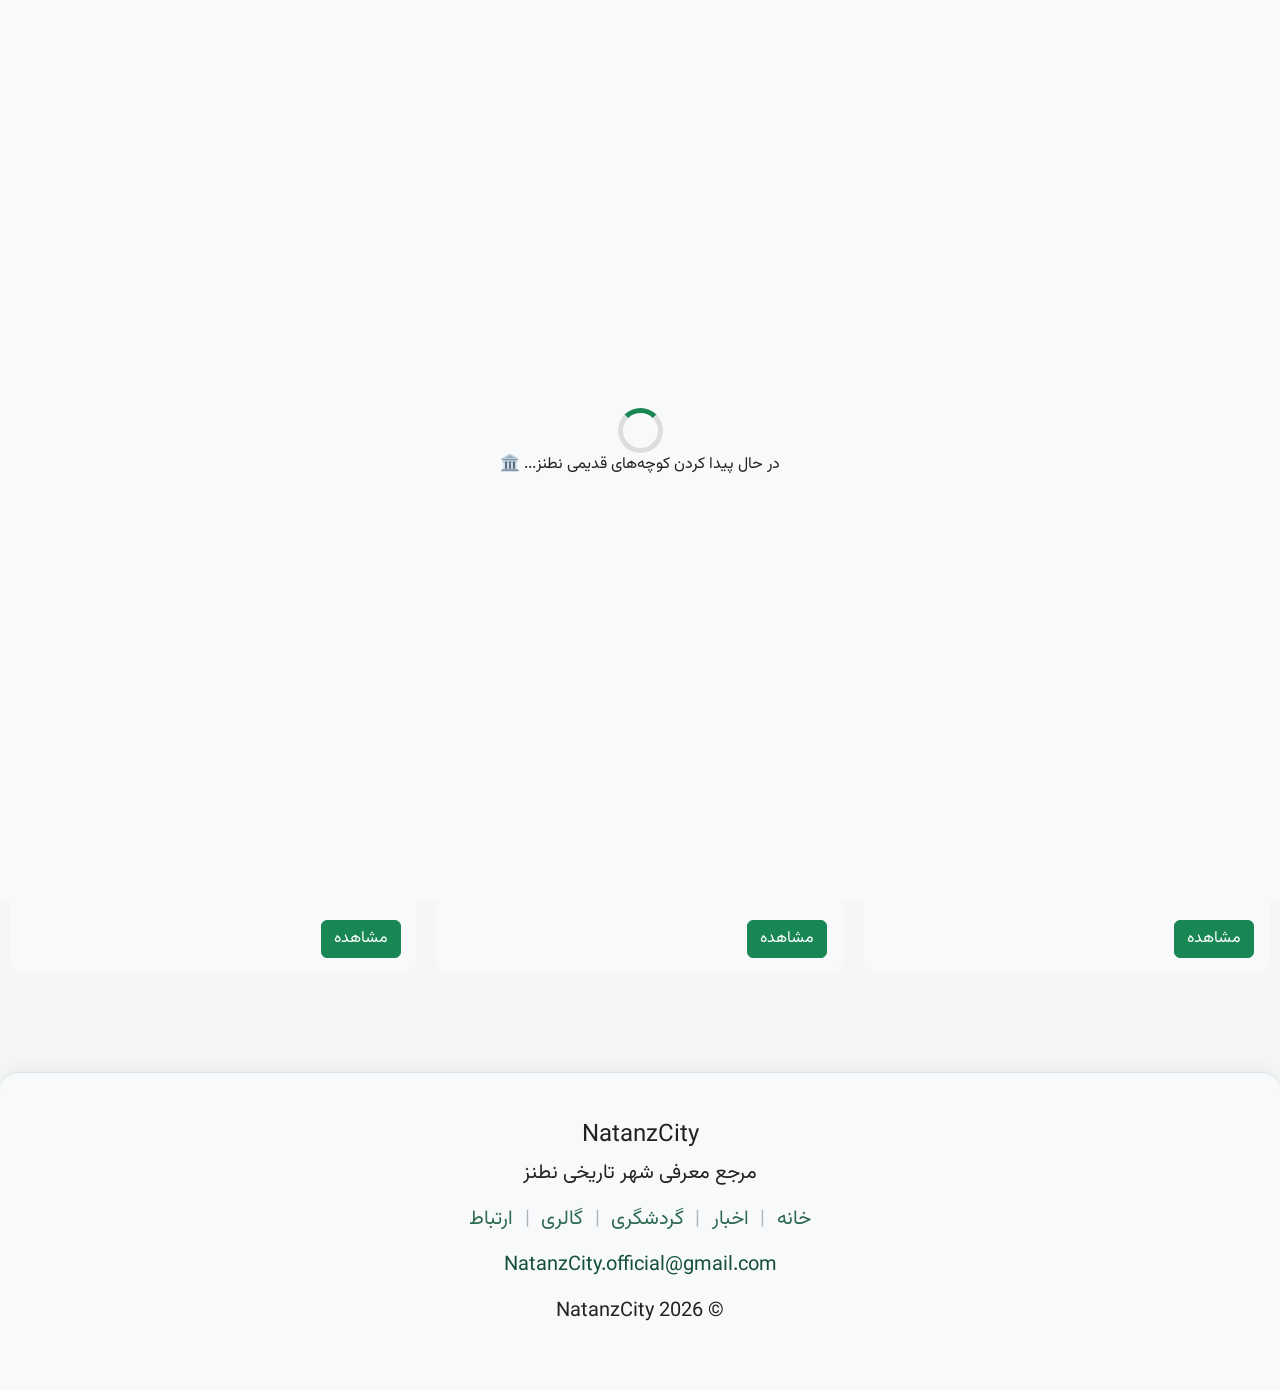
<file: index.html>
<!DOCTYPE html>
<html lang="fa" dir="rtl">
<head>
    <!-- ============================= -->
    <!--              Head             -->
    <!-- ============================= -->
    <meta charset="UTF-8">
    <meta name="viewport" content="width=device-width, initial-scale=1.0">
    <meta name="description" content="NatanzCity مرجع معرفی شهر تاریخی نطنز، جاذبه‌های گردشگری، اخبار، رویدادها و کسب‌وکارهای محلی.">
    <meta name="keywords" content="نطنز, Natanz, NatanzCity, گردشگری نطنز, اخبار نطنز, جاذبه های نطنز">
    <meta name="author" content="Abbasali Shah Mohammadi">
    <meta http-equiv="X-UA-Compatible" content="IE=edge">
    <meta name="theme-color" content="#198754">
    <link rel="manifest" href="site.webmanifest">
    <link rel="stylesheet" href="assets/css/bootstrap/bootstrap.min.css">
    <link rel="stylesheet" href="assets/css/swiper/swiper-bundle.min.css">
    <link rel="stylesheet" href="assets/css/OrgStyle/style.css">
    <link rel="apple-touch-icon" sizes="180x180" href="assets/favicon/apple-touch-icon.png">
    <link rel="icon" type="image/png" sizes="32x32" href="assets/favicon/favicon-32x32.png">
    <link rel="icon" type="image/png" sizes="16x16" href="assets/favicon/favicon-16x16.png">
    <link rel="icon" href="assets/favicon/favicon.ico">
    <script src="assets/js/bootstrap.bundle.min.js" defer ></script>
    <script src="assets/js/swiper/swiper-bundle.min.js" defer></script>
    <script src="assets/js/OrgJS/script.js" defer ></script>
    <script src="assets/js/OrgJS/image-fallback.js" defer></script>
    <script src="assets/js/OrgJS/install-pwa.js" defer></script>
    <title>NatanzCity | معرفی شهر تاریخی نطنز</title>
</head>
<body>

<div id="loader">
<div class="loader-spinner"></div>
<p id="loader-text">در حال بارگذاری کوچه‌های نطنز...</p>
</div>

<nav class="navbar navbar-expand-lg sticky-top">
    <div class="container">

        <!-- Logo -->
        <a class="navbar-brand" href="#">
            NatanzCity
        </a>


        <!-- Mobile Menu Button -->
        <button
            class="navbar-toggler"
            type="button"
            data-bs-toggle="offcanvas"
            data-bs-target="#navbarOffcanvas"
            aria-controls="navbarOffcanvas"
            aria-label="باز کردن منو"
        >
            <span class="navbar-toggler-icon"></span>
        </button>


        <!-- Desktop Navigation -->
        <div class="collapse navbar-collapse">

            <ul class="navbar-nav ms-auto">

                <li class="nav-item">
                    <a class="nav-link active" href="#">
                        خانه
                    </a>
                </li>

                <li class="nav-item">
                    <a class="nav-link" href="pages/cooming-soon.html">
                        اخبار
                    </a>
                </li>

                <li class="nav-item">
                    <a class="nav-link" href="pages/cooming-soon.html">
                        گردشگری
                    </a>
                </li>

                <li class="nav-item">
                    <a class="nav-link" href="pages/cooming-soon.html">
                        گالری
                    </a>
                </li>

                <li class="nav-item">
                    <a class="nav-link" href="pages/cooming-soon.html">
                        ارتباط
                    </a>
                </li>

                <li class="nav-item">
                    <a class="nav-link" href="pages/more.html">
                        بیشتر
                    </a>
                </li>

            </ul>


            <a
                href="pages/business-directory.html"
                class="btn btn-outline-success rounded-pill px-3"
            >
                🔎 کسب‌وکار
            </a>


            <button id="installBtn" class="pwa-install-btn">
                <span>📲</span>
                نصب اپ نطنزسیتی
            </button>

        </div>

    </div>
</nav>


<!-- ============================= -->
<!--       Mobile Offcanvas        -->
<!-- ============================= -->

<div
    class="offcanvas offcanvas-end"
    tabindex="-1"
    id="navbarOffcanvas"
    aria-labelledby="navbarOffcanvasLabel"
>

    <div class="offcanvas-header">

        <h5
            class="offcanvas-title"
            id="navbarOffcanvasLabel"
        >
            NatanzCity
        </h5>

        <button
            type="button"
            class="btn-close"
            data-bs-dismiss="offcanvas"
            aria-label="بستن"
        ></button>

    </div>


    <div class="offcanvas-body">

        <ul class="navbar-nav">

            <li class="nav-item">
                <a class="nav-link active" href="#">
                    🏠 خانه
                </a>
            </li>

            <li class="nav-item">
                <a
                    class="nav-link"
                    href="pages/cooming-soon.html"
                >
                    📰 اخبار
                </a>
            </li>

            <li class="nav-item">
                <a
                    class="nav-link"
                    href="pages/cooming-soon.html"
                >
                    🏛️ گردشگری
                </a>
            </li>

            <li class="nav-item">
                <a
                    class="nav-link"
                    href="pages/cooming-soon.html"
                >
                    🖼️ گالری
                </a>
            </li>

            <li class="nav-item">
                <a
                    class="nav-link"
                    href="pages/cooming-soon.html"
                >
                    📞 ارتباط
                </a>
            </li>

            <li class="nav-item">
                <a
                    class="nav-link"
                    href="pages/more.html"
                >
                    ➕ بیشتر
                </a>
            </li>

        </ul>


        <hr>


        <a
            href="pages/business-directory.html"
            class="btn btn-outline-success rounded-pill w-100 mb-3"
        >
            🔎 کسب‌وکارهای نطنز
        </a>


        <button
            id="installBtnMobile"
            class="pwa-install-btn w-100"
        >
            <span>📲</span>
            نصب اپ نطنزسیتی
        </button>

    </div>

</div>
<main>
<br>

<section id="hero" class="py-5 bg-light">
<div class="container">
<div class="row align-items-center">

<div class="col-lg-6">

<h1 class="display-4 fw-bold">به NatanzCity خوش آمدید</h1>

<p class="lead mt-3">
به NatanzCity خوش آمدید؛ دروازه‌ای دیجیتال به یکی از کهن‌ترین شهرهای ایران. در اینجا می‌توانید با تاریخ، فرهنگ، طبیعت، جاذبه‌های گردشگری، اخبار و رویدادهای نطنز آشنا شوید و اطلاعات موردنیاز خود را به‌سادگی پیدا کنید.
</p>

<div class="mt-4">
<a href="#" class="btn btn-success btn-lg">جاذبه‌های گردشگری</a>
<a href="#" class="btn btn-outline-success btn-lg ms-2">آخرین اخبار</a>
</div>

</div>

<div class="col-lg-6 mt-4 mt-lg-0">

<div id="heroCarousel" class="carousel slide" data-bs-ride="carousel">

<div class="carousel-inner">

<div class="carousel-item active">
<img src="assets/images/1.webp" class="d-block w-100" alt="نطنز">
</div>

<div class="carousel-item">
<img src="assets/images/3.webp" class="d-block w-100" alt="نطنز">
</div>

<div class="carousel-item">
<img src="assets/images/4.webp" class="d-block w-100" alt="نطنز">
</div>

<div class="carousel-item">
<img src="assets/images/5.webp" class="d-block w-100" alt="نطنز">
</div>

</div>

<button class="carousel-control-prev" type="button" data-bs-target="#heroCarousel" data-bs-slide="prev">
<span class="carousel-control-prev-icon"></span>
</button>

<button class="carousel-control-next" type="button" data-bs-target="#heroCarousel" data-bs-slide="next">
<span class="carousel-control-next-icon"></span>
</button>

</div>

</div>

</div>
</div>
</section>
<!-- <br>
<div class="container">
<div class="row justify-content-lg-start justify-content-center">
<div class="col-lg-4 d-flex justify-content-center">
<div class="card border-0 bg-light rounded-4" style="max-width:22rem; width:100%;">
<img src="assets/images/1.webp" class="card-img-top" alt="مسجد جامع نطنز">
<div class="card-body">
<h5 class="card-title">مسجد جامع نطنز</h5>
<p class="card-text">
یکی از ارزشمندترین بناهای تاریخی نطنز با معماری اصیل ایرانی و قدمتی چندصد ساله.
</p>
<a href="#" class="btn btn-success">مشاهده</a>
</div>
</div>

</div>
</div>
</div> -->
<div class="swiper NatanzSwiper">
<div class="swiper-wrapper">

<!-- Slide 1 -->
<div class="swiper-slide">
<div class="card border-0 bg-light rounded-4 overflow-hidden">
<img src="assets/images/8.webp" class="card-img-top" alt="مسجد جامع نطنز">
<div class="card-body">
<h5 class="card-title">
مسجد جامع نطنز
</h5>
<p class="card-text">
یکی از ارزشمندترین بناهای تاریخی نطنز
</p>
<a href="#" class="btn btn-success">
مشاهده
</a>
</div>
</div>
</div>


<!-- Slide 2 -->
<div class="swiper-slide">
<div class="card border-0 bg-light rounded-4 overflow-hidden">
<img src="assets/images/6.webp" class="card-img-top" alt="کاروانسرای کوهاب">
<div class="card-body">
<h5 class="card-title">
کاروانسرای کوهاب
</h5>
<p class="card-text">
یکی از زیباترین جاذبه‌های گردشگری نطنز
</p>
<a href="#" class="btn btn-success">
مشاهده
</a>
</div>
</div>
</div>


<!-- Slide 3 -->
<div class="swiper-slide">
<div class="card border-0 bg-light rounded-4 overflow-hidden">
<img src="assets/images/17.webp" class="card-img-top" alt="گنبدباز">
<div class="card-body">
<h5 class="card-title">
گنبدباز
</h5>
<p class="card-text">
یکی از قدیمی ترین سازه های نطنز ، در دوره شاه عباس صفوی
</p>
<a href="#" class="btn btn-success">
مشاهده
</a>
</div>
</div>
</div>

</div>


<!-- کنترل‌ها بیرون wrapper -->
<div class="swiper-button-next"></div>
<div class="swiper-button-prev"></div>

<div class="swiper-pagination"></div>
<div class="swiper-scrollbar"></div>

</div>

</main>
<footer class="bg-light border-top py-5 mt-5" id="footer">
    <div class="footer-home">
<h3 class="h3-home">NatanzCity</h3>

<p>مرجع معرفی شهر تاریخی نطنز</p>
<a class="footer-links" href="pages/cooming-soon.html">خانه</a>
<span class="footer-link-span">|</span>
<a class="footer-links" href="pages/cooming-soon.html">اخبار</a>
<span class="footer-link-span">|</span>
<a class="footer-links" href="pages/cooming-soon.html">گردشگری</a>
<span class="footer-link-span">|</span>
<a class="footer-links" href="pages/cooming-soon.html">گالری</a>
<span class="footer-link-span">|</span>
<a class="footer-links" href="pages/cooming-soon.html">ارتباط</a>
<br>
<a href="mailto:NatanzCity.official@gmail.com" class="Email">NatanzCity.official@gmail.com</a>
<p>© 2026 NatanzCity</p>
</div>
</footer>
<button id="scrollTopBtn" class="btn btn-success rounded-circle" aria-label="بازگشت به بالا">
    <img src="assets/icons/arrow-up.svg" alt="">
</button>
</body>
</html>
</file>
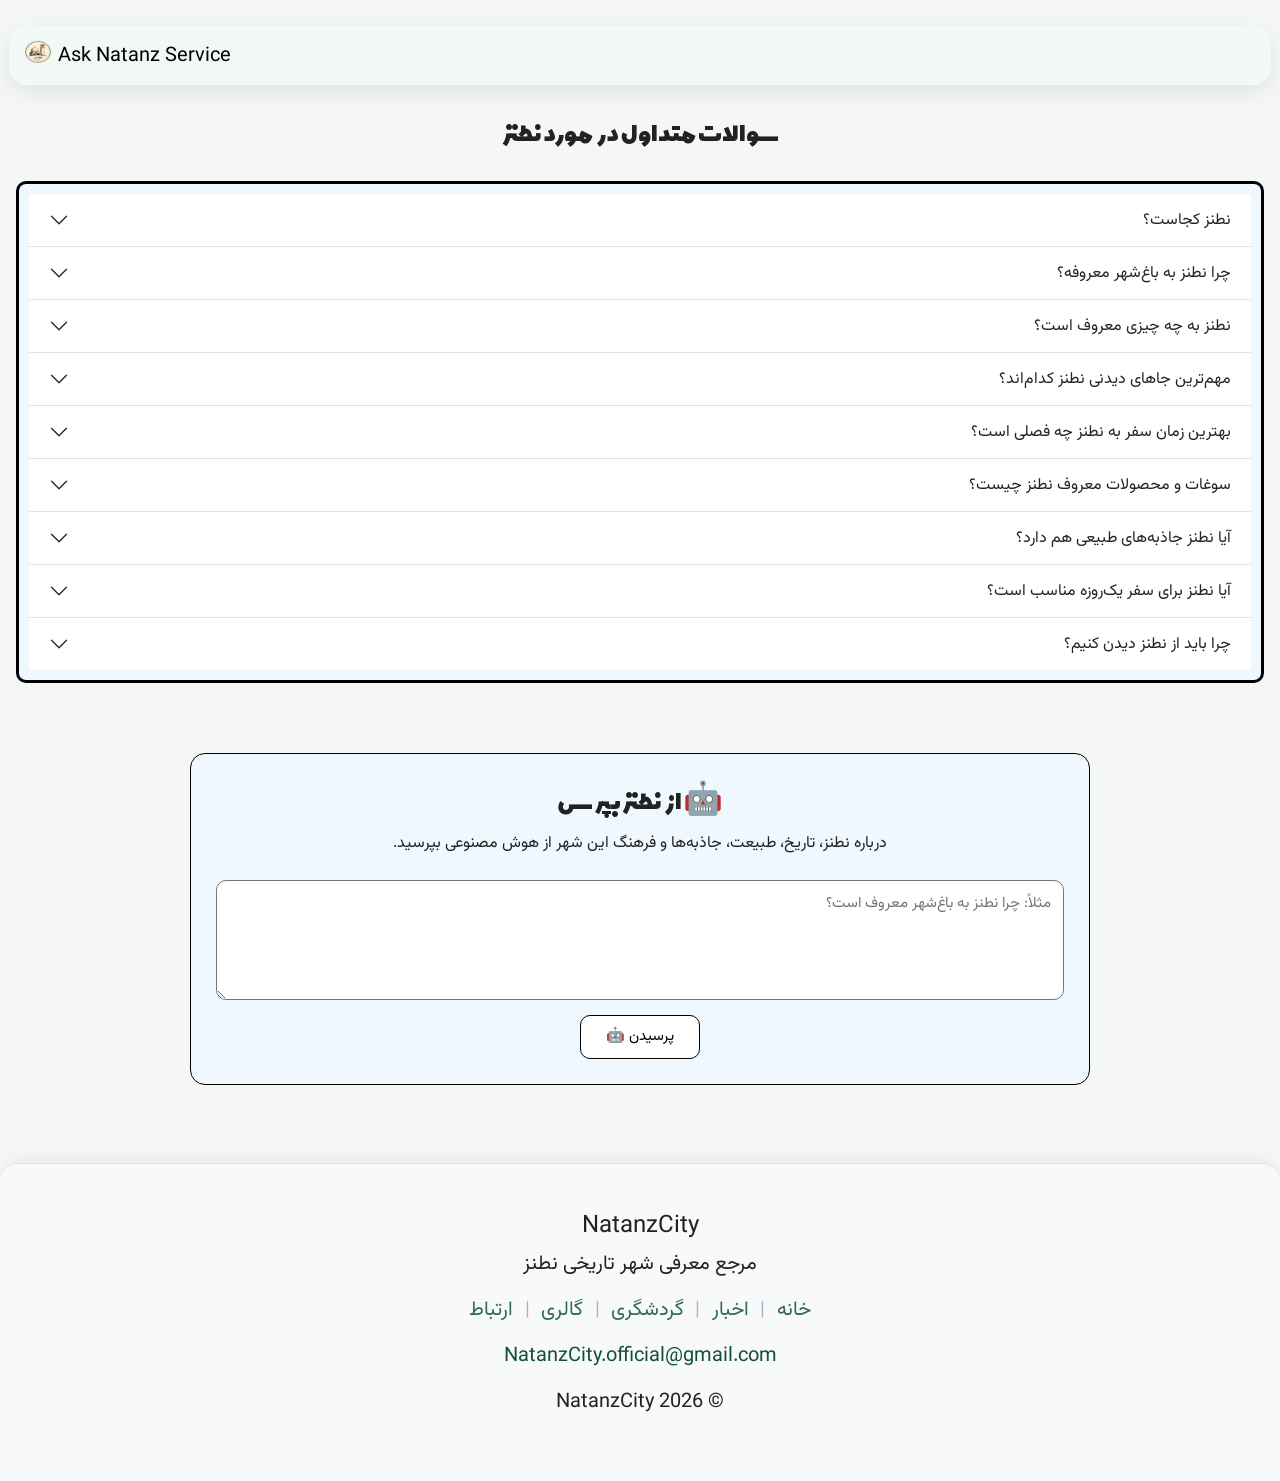
<file: pages/ANS.html>
<!DOCTYPE html>
<html lang="fa" dir="rtl">
<head>
    <meta charset="UTF-8">
    <meta name="viewport" content="width=device-width, initial-scale=1.0">
    <title>از نطنز بپرس</title>
    <link rel="stylesheet" href="../assets/css/bootstrap/bootstrap.min.css">
    <link rel="stylesheet" href="../assets/css/OrgStyle/ANS.css">
    <link rel="stylesheet" href="../assets/css/OrgStyle/style.css">
    <script src="../assets/js/bootstrap.bundle.min.js" defer></script>
    <script src="../assets/js/OrgJS/ANS-ai.js" defer></script>

</head>
<body>
    <header>
    <nav class="navbar bg-body-tertiary">
    <div class="container-fluid">
    <a class="navbar-brand" href="#">
    <img src="../assets/favicon/navbar-32x32.png" alt="Logo" width="30" height="24" class="d-inline-block align-text-top">
    Ask Natanz Service
    </a>
    </div>
    </nav>
</header>
<main>
    <h2 class="faq">سوالات متداول در مورد نطنز</h2>
    <div class="accordion-box">
        <div class="accordion accordion-flush" id="accordionFlushExample">
        <div class="accordion-item">
        <h2 class="accordion-header">
        <button class="accordion-button collapsed" type="button" data-bs-toggle="collapse" data-bs-target="#flush-collapseOne" aria-expanded="false" aria-controls="flush-collapseOne">
        نطنز کجاست؟
        </button>
        </h2>
        <div id="flush-collapseOne" class="accordion-collapse collapse" data-bs-parent="#accordionFlushExample">
        <div class="accordion-body">
        نطنز یکی از شهرهای تاریخی استان اصفهان است که در دامنه کوه کرکس قرار دارد. این شهر به‌دلیل آب‌وهوای نسبتاً مطلوب، باغ‌های سرسبز، آثار تاریخی و طبیعت زیبای اطرافش شناخته می‌شود.
        </div>
        </div>
        </div>
        <div class="accordion-item">
        <h2 class="accordion-header">
        <button class="accordion-button collapsed" type="button" data-bs-toggle="collapse" data-bs-target="#flush-collapseTwo" aria-expanded="false" aria-controls="flush-collapseTwo">
        چرا نطنز به باغ‌شهر معروفه؟
        </button>
        </h2>
        <div id="flush-collapseTwo" class="accordion-collapse collapse" data-bs-parent="#accordionFlushExample">
        <div class="accordion-body">
        نطنز به‌دلیل وجود باغ‌های فراوان، فضای سبز گسترده و پوشش گیاهی متنوع در میان مناطق کویری اطراف، به «باغ‌شهر» شهرت پیدا کرده است. قرار گرفتن شهر در دامنه کوه کرکس و وجود آب‌وهوای مناسب‌تر نسبت به بسیاری از مناطق اطراف، از گذشته شرایط مناسبی برای ایجاد باغ‌ها و کشاورزی فراهم کرده است. همین باغ‌ها بخش مهمی از زیبایی و هویت طبیعی نطنز را شکل داده‌اند.
        </div>
        </div>
        </div>
        <div class="accordion-item">
        <h2 class="accordion-header">
        <button class="accordion-button collapsed" type="button" data-bs-toggle="collapse" data-bs-target="#flush-collapseThree" aria-expanded="false" aria-controls="flush-collapseThree">
        نطنز به چه چیزی معروف است؟
        </button>
        </h2>
        <div id="flush-collapseThree" class="accordion-collapse collapse" data-bs-parent="#accordionFlushExample">
        <div class="accordion-body">
        نطنز بیشتر به‌خاطر طبیعت زیبا، باغ‌های سرسبز، آثار تاریخی و معماری سنتی خود شهرت دارد. همچنین محصولات کشاورزی و میوه‌های محلی آن، به‌ویژه گلابی نطنز، از ویژگی‌های شناخته‌شده این منطقه هستند.
        </div>
        </div>
        </div>
        <div class="accordion-item">
        <h2 class="accordion-header">
        <button class="accordion-button collapsed" type="button" data-bs-toggle="collapse" data-bs-target="#flush-collapseFour" aria-expanded="false" aria-controls="flush-collapseFour">
        مهم‌ترین جاهای دیدنی نطنز کدام‌اند؟
        </button>
        </h2>
        <div id="flush-collapseFour" class="accordion-collapse collapse" data-bs-parent="#accordionFlushExample">
        <div class="accordion-body">
        از مهم‌ترین جاذبه‌های نطنز می‌توان به مسجد جامع نطنز، مجموعه تاریخی افوشته و آتشکده نطنز اشاره کرد. علاوه بر آثار تاریخی، مناطق طبیعی و روستاهای اطراف شهر نیز برای گردش و طبیعت‌گردی جذاب هستند.
        </div>
        </div>
        </div>
        <div class="accordion-item">
        <h2 class="accordion-header">
        <button class="accordion-button collapsed" type="button" data-bs-toggle="collapse" data-bs-target="#flush-collapseFive" aria-expanded="false" aria-controls="flush-collapseFive">
        بهترین زمان سفر به نطنز چه فصلی است؟
        </button>
        </h2>
        <div id="flush-collapseFive" class="accordion-collapse collapse" data-bs-parent="#accordionFlushExample">
        <div class="accordion-body">
        بهار یکی از بهترین فصل‌ها برای سفر به نطنز است؛ در این فصل طبیعت شهر سرسبز و هوا معمولاً مطبوع است. پاییز نیز با رنگارنگ شدن باغ‌ها و طبیعت اطراف، حال‌وهوای خاصی دارد و برای گردش مناسب است.
        </div>
        </div>
        </div>
        <div class="accordion-item">
        <h2 class="accordion-header">
        <button class="accordion-button collapsed" type="button" data-bs-toggle="collapse" data-bs-target="#flush-collapseSix" aria-expanded="false" aria-controls="flush-collapseSix">
        سوغات و محصولات معروف نطنز چیست؟
        </button>
        </h2>
        <div id="flush-collapseSix" class="accordion-collapse collapse" data-bs-parent="#accordionFlushExample">
        <div class="accordion-body">
        نطنز به محصولات کشاورزی و باغی خود شهرت دارد و گلابی نطنز یکی از محصولات شناخته‌شده آن است. همچنین خشکبار و برخی محصولات محلی را می‌توان به‌عنوان سوغات از این منطقه تهیه کرد.
        </div>
        </div>
        </div>
        <div class="accordion-item">
        <h2 class="accordion-header">
        <button class="accordion-button collapsed" type="button" data-bs-toggle="collapse" data-bs-target="#flush-collapseSeven" aria-expanded="false" aria-controls="flush-collapseSeven">
        آیا نطنز جاذبه‌های طبیعی هم دارد؟
        </button>
        </h2>
        <div id="flush-collapseSeven" class="accordion-collapse collapse" data-bs-parent="#accordionFlushExample">
        <div class="accordion-body">
        بله، نطنز فقط به آثار تاریخی محدود نمی‌شود. قرار گرفتن شهر در دامنه کوه کرکس، وجود باغ‌های متعدد، مناطق کوهستانی و روستاهای اطراف باعث شده طبیعت نطنز نیز برای علاقه‌مندان به گردش و طبیعت‌گردی جذاب باشد.
        </div>
        </div>
        </div>
        <div class="accordion-item">
        <h2 class="accordion-header">
        <button class="accordion-button collapsed" type="button" data-bs-toggle="collapse" data-bs-target="#flush-collapseEight" aria-expanded="false" aria-controls="flush-collapseEight">
        آیا نطنز برای سفر یک‌روزه مناسب است؟
        </button>
        </h2>
        <div id="flush-collapseEight" class="accordion-collapse collapse" data-bs-parent="#accordionFlushExample">
        <div class="accordion-body">
        بله، اگر زمان محدودی داشته باشید می‌توانید در یک روز از چند جاذبه تاریخی و طبیعی نطنز بازدید کنید. البته برای دیدن کامل‌تر شهر و مناطق اطراف آن، اقامت بیشتر فرصت بهتری برای گردش فراهم می‌کند.
        </div>
        </div>
        </div>
        <div class="accordion-item">
        <h2 class="accordion-header">
        <button class="accordion-button collapsed" type="button" data-bs-toggle="collapse" data-bs-target="#flush-collapseNine" aria-expanded="false" aria-controls="flush-collapseNine">
        چرا باید از نطنز دیدن کنیم؟
        </button>
        </h2>
        <div id="flush-collapseNine" class="accordion-collapse collapse" data-bs-parent="#accordionFlushExample">
        <div class="accordion-body">
        نطنز ترکیبی از تاریخ، معماری، طبیعت و فرهنگ محلی را در کنار هم دارد. همین ترکیب باعث شده این شهر برای کسانی که به شهرهای تاریخی، طبیعت و تجربه فضای آرام‌تر علاقه دارند، مقصد جذابی باشد.
        </div>
        </div>
        </div>
        </div>
    </div>
    <br>
 <section class="natanz-ai">

    <h2>🤖 از نطنز بپرس</h2>

    <p>
        درباره نطنز، تاریخ، طبیعت، جاذبه‌ها و فرهنگ این شهر از هوش مصنوعی بپرسید.
    </p>

    <textarea
        id="aiQuestion"
        rows="4"
        placeholder="مثلاً: چرا نطنز به باغ‌شهر معروف است؟"
    ></textarea>

    <button
        id="aiAskButton"
        type="button"
    >
        پرسیدن 🤖
    </button>

    <div id="aiLoading" hidden>
        در حال فکر کردن... 🤔
    </div>

    <div
        id="aiAnswer"
        class="ai-answer"
        hidden
    ></div>

</section>
</main>
    <footer class="bg-light border-top py-5 mt-5" id="footer">
        <div class="footer-home">
        <h3 class="h3-home">NatanzCity</h3>
        <p>مرجع معرفی شهر تاریخی نطنز</p>
        <a class="footer-links" href="pages/cooming-soon.html">خانه</a>
        <span class="footer-link-span">|</span>
        <a class="footer-links" href="pages/cooming-soon.html">اخبار</a>
        <span class="footer-link-span">|</span>
        <a class="footer-links" href="pages/cooming-soon.html">گردشگری</a>
        <span class="footer-link-span">|</span>
        <a class="footer-links" href="pages/cooming-soon.html">گالری</a>
        <span class="footer-link-span">|</span>
        <a class="footer-links" href="pages/cooming-soon.html">ارتباط</a>
        <br />
        <a href="mailto:NatanzCity.official@gmail.com" class="Email">NatanzCity.official@gmail.com</a>
        <p>© 2026 NatanzCity</p>
        </div>
    </footer>
</body>
</html>
</file>
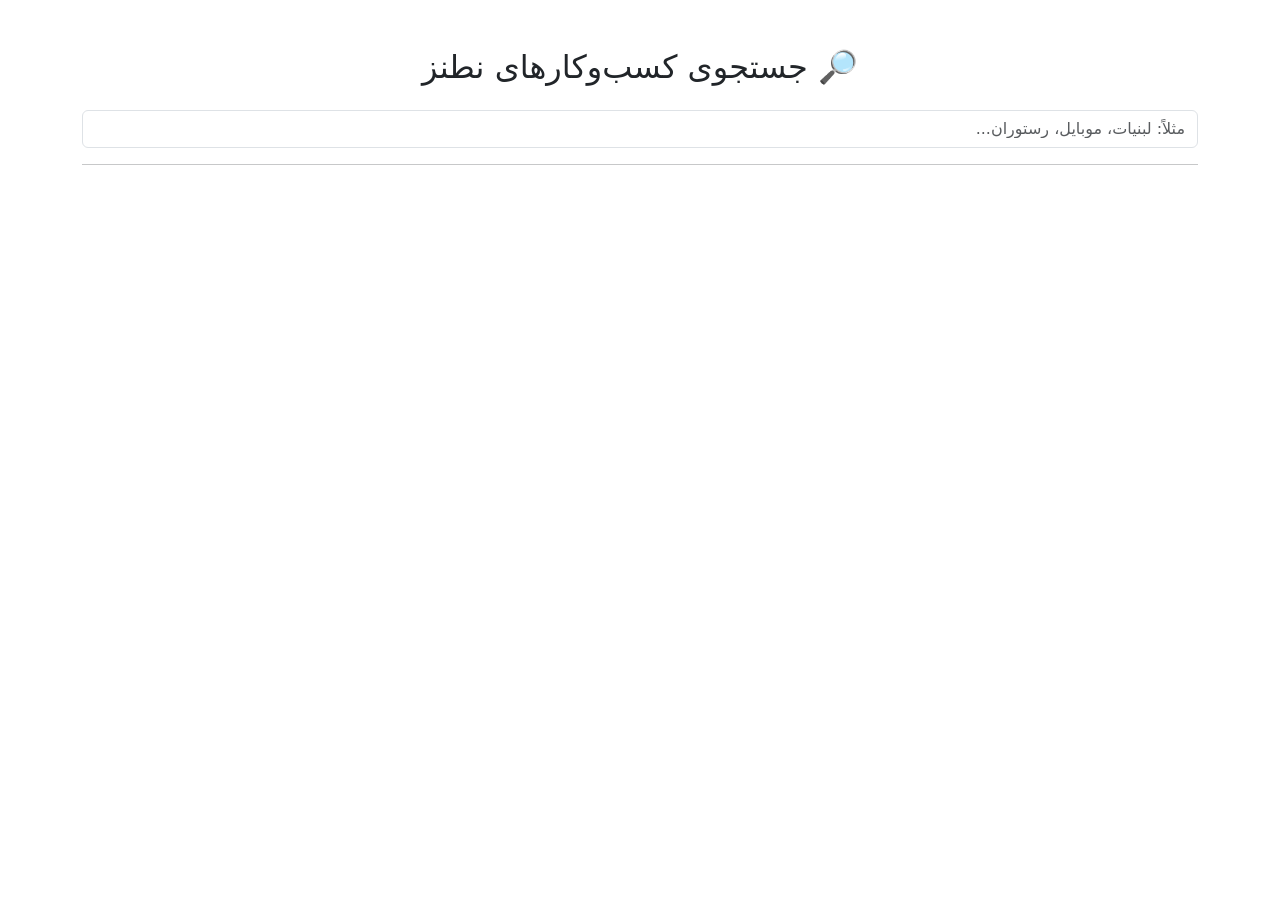
<file: pages/business-directory.html>
<!doctype html>
<html dir="rtl" lang="fa-IR">
  <head>
    <title>جستجو برای کسب و کار | NatanzCity</title>

    <meta charset="UTF-8" />
    <meta name="viewport" content="width=device-width, initial-scale=1.0" />

    <!-- CSS -->
    <link rel="stylesheet" href="../assets/css/bootstrap/bootstrap.min.css" />
    <link rel="stylesheet" href="../assets/css/OrgStyle/business-card.css" />

    <!-- JavaScript -->
    <script src="../assets/js/OrgJS/bd-image-fallback.js" defer></script>
    <script src="../assets/js/OrgJS/search-business.js" defer></script>
  </head>

  <body>
    <main>
      <div class="container py-5">
        <h2 class="text-center mb-4">🔎 جستجوی کسب‌وکارهای نطنز</h2>

        <input
          id="business-search"
          class="form-control"
          placeholder="مثلاً: لبنیات، موبایل، رستوران..."
        />

        <div id="search-loading" class="text-center mt-4" style="display: none">
          🔎 در حال جستجوی کسب‌وکارهای نطنز...
        </div>

        <hr />

        <div
          class="row g-4 justify-content-center mt-4"
          id="business-list"
          style="display: none"
        ></div>
      </div>
    </main>
  </body>
</html>
</file>
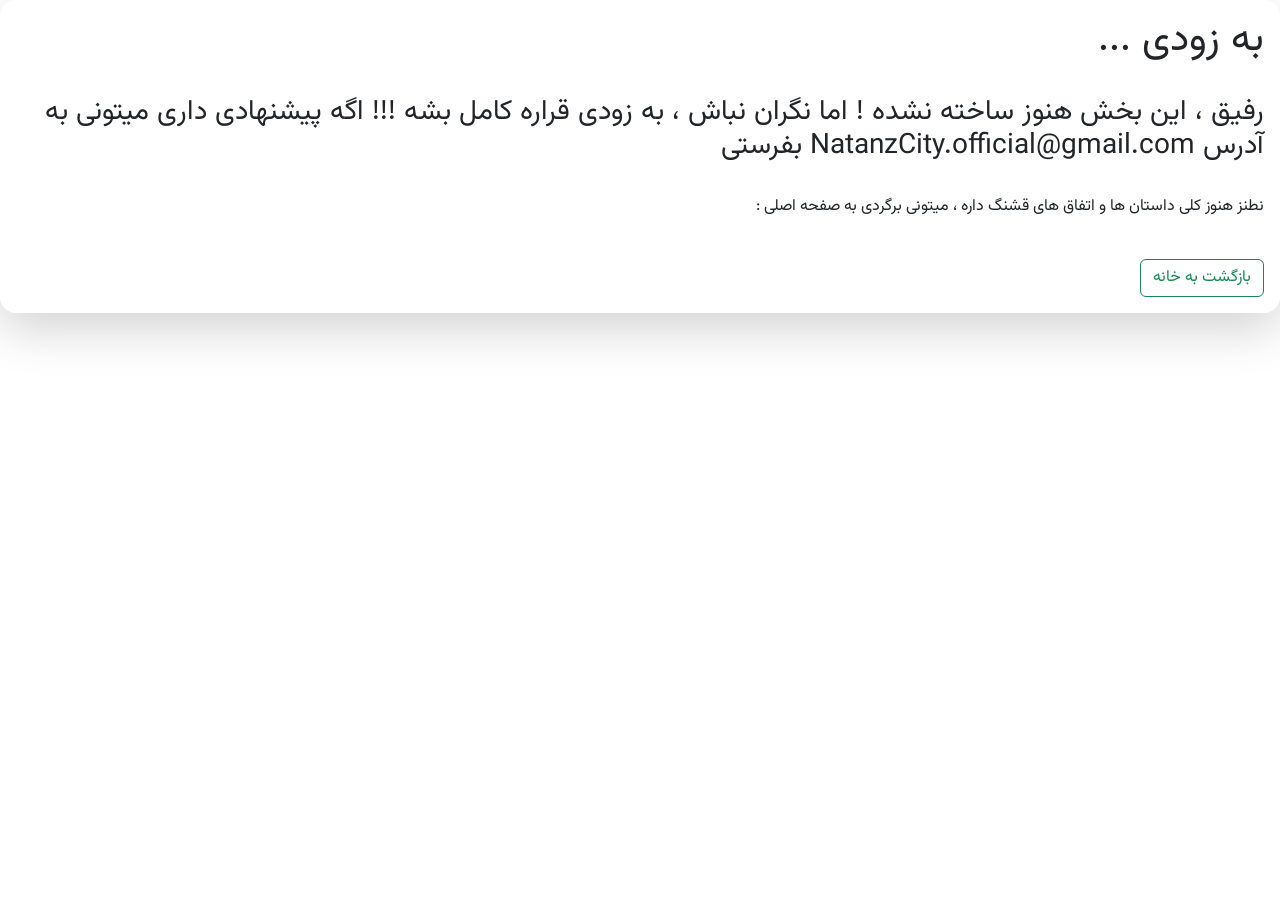
<file: pages/cooming-soon.html>
<!DOCTYPE html>
<html lang="fa-ir" dir="rtl">
<head>
<meta charset="UTF-8">
<meta name="viewport" content="width=device-width, initial-scale=1.0">
<meta name="theme-color" content="#198754">
<link rel="stylesheet" href="../assets/css/bootstrap/bootstrap.min.css">
<link rel="stylesheet" href="../assets/css/OrgStyle/com-son.css">
</head>
<body onload="alert('اوپس ... ');">
<div class="card shadow-lg border-0 rounded-4 ORG-card">
    <div class="card-body">
        <h1>به زودی ...</h1 >
<br>
<h3>رفیق ، این بخش هنوز ساخته نشده ! اما نگران نباش ، به زودی قراره کامل بشه !!! اگه پیشنهادی داری میتونی به آدرس NatanzCity.official@gmail.com بفرستی</h3>
<br>
<p>نطنز هنوز کلی داستان ها و اتفاق های قشنگ داره ، میتونی برگردی به صفحه اصلی :</p> 
<br>
<a href="../index.html" class="btn btn-outline-success">بازگشت به خانه</a>
    </div>
</div>
</body>
</html>
</file>
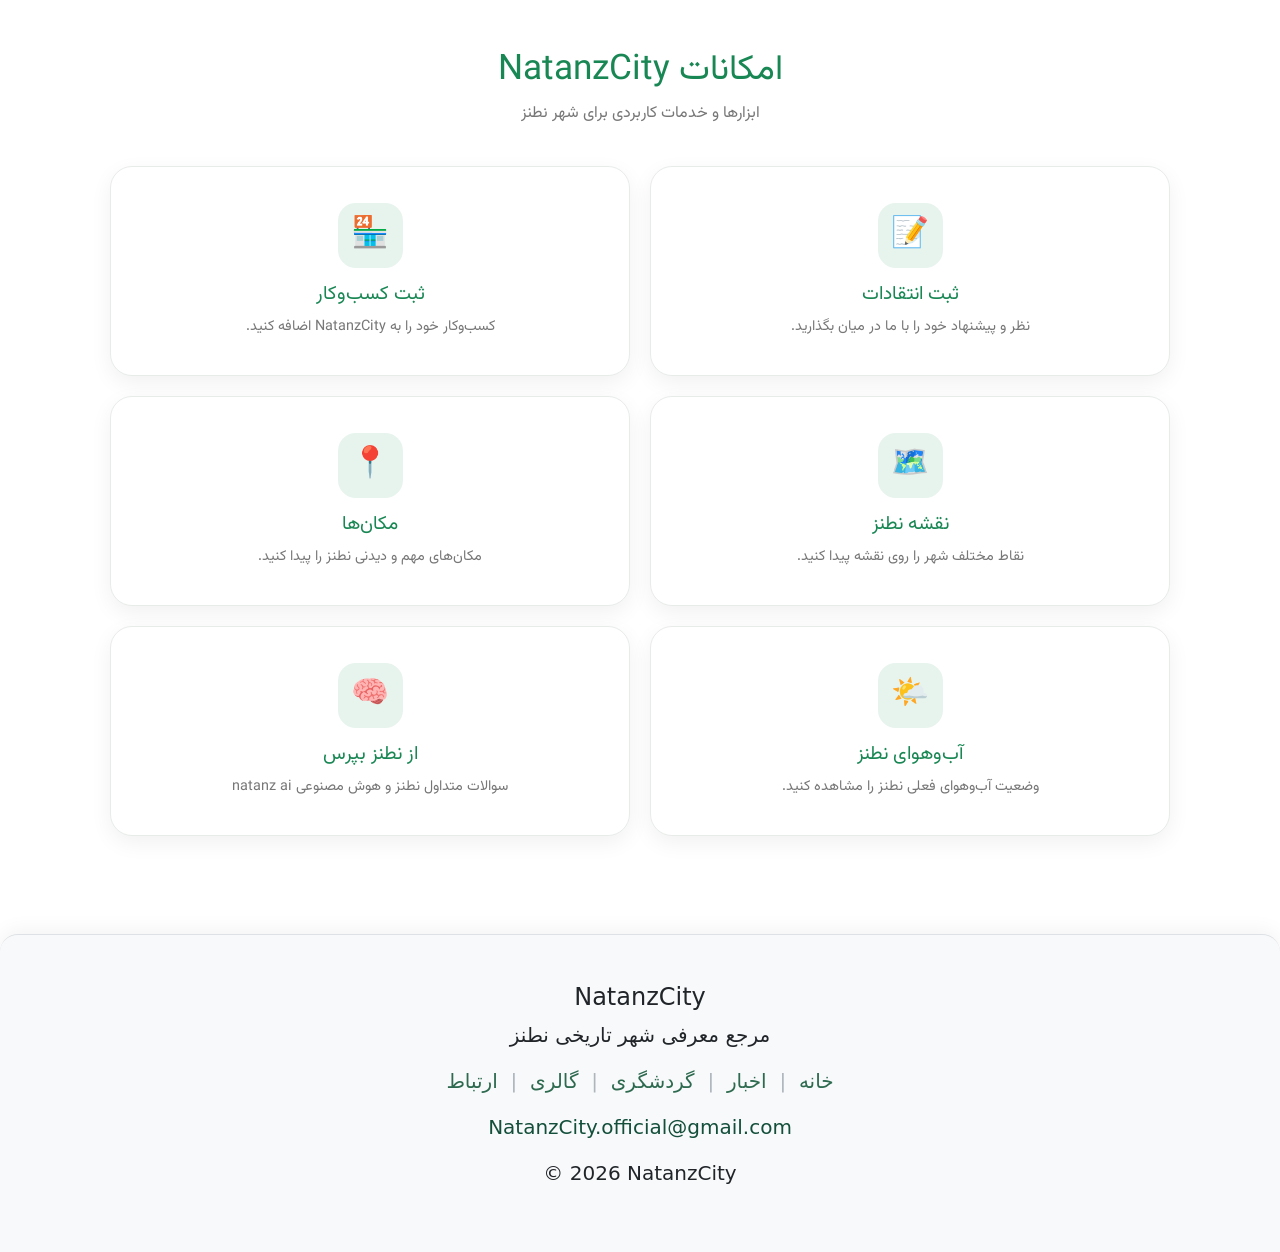
<file: pages/more.html>
<!doctype html>
<html lang="en">
  <head>
    <meta charset="UTF-8" />
    <meta name="viewport" content="width=device-width, initial-scale=1.0" />
    <title>بیشتر ...</title>
    <link rel="stylesheet" href="../assets/css/OrgStyle/style.css">
    <link rel="stylesheet" href="../assets/css/bootstrap/bootstrap.min.css">
  </head>
  <body>
    <main>
        <section class="more-page">
  <div class="more-header">
    <h1>امکانات NatanzCity</h1>
    <p>ابزارها و خدمات کاربردی برای شهر نطنز</p>
  </div>

  <div class="more-grid">

    <a href="#" class="more-card">
      <div class="more-icon">📝</div>
      <h2>ثبت انتقادات</h2>
      <p>نظر و پیشنهاد خود را با ما در میان بگذارید.</p>
    </a>

    <a href="#" class="more-card">
      <div class="more-icon">🏪</div>
      <h2>ثبت کسب‌وکار</h2>
      <p>کسب‌وکار خود را به NatanzCity اضافه کنید.</p>
    </a>

    <a href="map.html" class="more-card">
      <div class="more-icon">🗺️</div>
      <h2>نقشه نطنز</h2>
      <p>نقاط مختلف شهر را روی نقشه پیدا کنید.</p>
    </a>

    <a href="#" class="more-card">
      <div class="more-icon">📍</div>
      <h2>مکان‌ها</h2>
      <p>مکان‌های مهم و دیدنی نطنز را پیدا کنید.</p>
    </a>

    <a href="weather.html" class="more-card">
      <div class="more-icon">🌤️</div>
      <h2>آب‌وهوای نطنز</h2>
      <p>وضعیت آب‌وهوای فعلی نطنز را مشاهده کنید.</p>
    </a>

    <a href="ANS.html" class="more-card">
      <div class="more-icon">🧠</div>
      <h2>از نطنز بپرس</h2>
      <p>سوالات متداول نطنز و هوش مصنوعی natanz ai</p>
    </a>

  </div>
</section>
    </main>
<footer class="bg-light border-top py-5 mt-5" id="footer">
      <div class="footer-home">
        <h3 class="h3-home">NatanzCity</h3>

        <p>مرجع معرفی شهر تاریخی نطنز</p>
        <a class="footer-links" href="cooming-soon.html">خانه</a>
        <span class="footer-link-span">|</span>
        <a class="footer-links" href="cooming-soon.html">اخبار</a>
        <span class="footer-link-span">|</span>
        <a class="footer-links" href="cooming-soon.html">گردشگری</a>
        <span class="footer-link-span">|</span>
        <a class="footer-links" href="cooming-soon.html">گالری</a>
        <span class="footer-link-span">|</span>
        <a class="footer-links" href="cooming-soon.html">ارتباط</a>
        <br />
        <a href="mailto:NatanzCity.official@gmail.com" class="Email"
          >NatanzCity.official@gmail.com</a
        >
        <p>© 2026 NatanzCity</p>
      </div>
    </footer>
  </body>
</html>
</file>
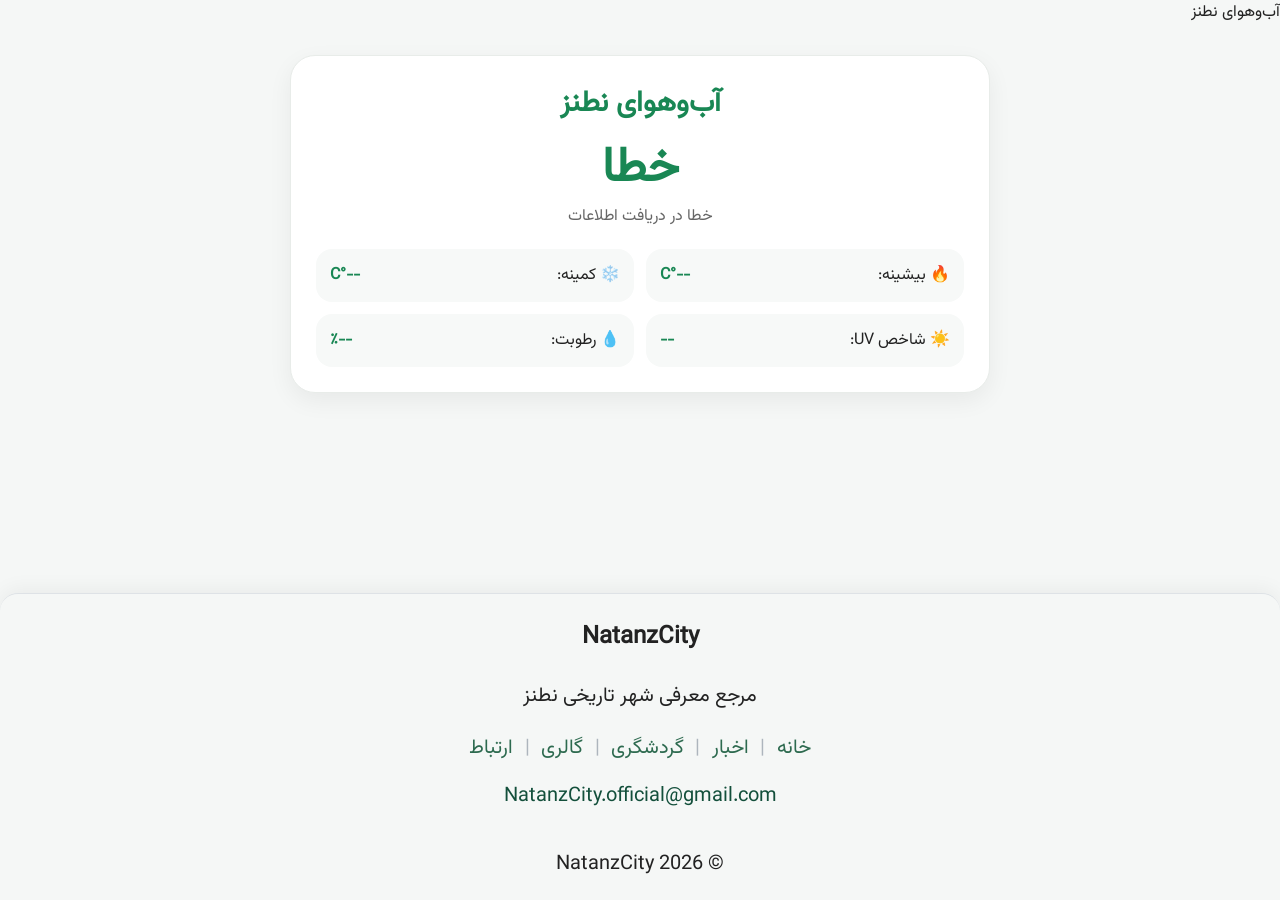
<file: pages/weather.html>
<!doctype html>
<html lang="fa" dir="rtl">
  <head>
    <meta charset="UTF-8" />
    <meta name="viewport" content="width=device-width, initial-scale=1.0" />
    <script src="../assets/js/OrgJS/weather.js" defer></script>
    <link rel="stylesheet" href="../assets/css/OrgStyle/style.css"
    <title>آب‌وهوای نطنز</title>
  </head>

  <main>
    <div class="weather-card">
      <h1>آب‌وهوای نطنز</h1>

      <div id="temperature" class="weather-temperature">در حال دریافت...</div>

      <div id="weather-status" class="weather-status">در حال دریافت...</div>

      <div class="weather-details">
        <div class="weather-item">
          <span>🔥 بیشینه:</span>
          <strong> <span id="max-temperature">--</span>°C </strong>
        </div>

        <div class="weather-item">
          <span>❄️ کمینه:</span>
          <strong> <span id="min-temperature">--</span>°C </strong>
        </div>

        <div class="weather-item">
          <span>☀️ شاخص UV:</span>
          <strong id="uv-index">--</strong>
        </div>

        <div class="weather-item">
          <span>💧 رطوبت:</span>
          <strong> <span id="humidity">--</span>٪ </strong>
        </div>
      </div>
    </div>
</main>
<footer class="bg-light border-top py-5 mt-5" id="footer">
      <div class="footer-home">
        <h3 class="h3-home">NatanzCity</h3>

        <p>مرجع معرفی شهر تاریخی نطنز</p>
        <a class="footer-links" href="cooming-soon.html">خانه</a>
        <span class="footer-link-span">|</span>
        <a class="footer-links" href="cooming-soon.html">اخبار</a>
        <span class="footer-link-span">|</span>
        <a class="footer-links" href="cooming-soon.html">گردشگری</a>
        <span class="footer-link-span">|</span>
        <a class="footer-links" href="cooming-soon.html">گالری</a>
        <span class="footer-link-span">|</span>
        <a class="footer-links" href="cooming-soon.html">ارتباط</a>
        <br />
        <a href="mailto:NatanzCity.official@gmail.com" class="Email"
          >NatanzCity.official@gmail.com</a
        >
        <p>© 2026 NatanzCity</p>
      </div>
    </footer>
  </body>
</html>
</file>
<file: assets/css/OrgStyle/style.css>
@font-face {
  font-family: "Vazir";
  src: url("../../fonts/Vazirmatn-Regular.ttf");
}
body {
  background: linear-gradient(180deg, #f8f9fa, #e9ecef);
  font-family: "Vazir";
}
.footer-home {
  text-align: center;
  font-size: 1.25rem;
}
.h3-home {
  font-size: 1.5rem;
}
#footer {
  border-radius: 18px 18px 0 0;
  box-shadow: 0 -4px 20px rgba(0, 0, 0, 0.05);
  border-top: 1px solid #dee2e6;
}
.Email {
  color: rgb(19, 79, 59);
  text-decoration: none;
  margin: 0.8em 0;
  display: inline-block;
}
.footer-links {
  text-decoration: none;
  color: #2d6a4f;
  transition: 0.25s ease;
}
.footer-links:hover {
  color: rgb(114, 210, 214);
}
.footer-link-span {
  color: #adb5bd;
  margin: 0 0.4rem;
}
.nav-link {
  color: #798189;
  margin: 0.6rem;
}
.nav-link:hover {
  color: rgb(27, 26, 26);
}
.NatanzSwiper {
  width: 100%;
  padding: 20px 10px 50px;
}
.NatanzSwiper .swiper-slide {
  height: auto;
}
.NatanzSwiper .card {
  height: 100%;
}
.NatanzSwiper img {
  height: 250px;
  object-fit: cover;
}
.NatanzSwiper .swiper-scrollbar {
  height: 8px;
  border-radius: 10px;
}
.NatanzSwiper .swiper-scrollbar-drag {
  cursor: grab;
  border-radius: 10px;
}
.NatanzSwiper .swiper-scrollbar-drag:active {
  cursor: grabbing;
}
.NatanzSwiper .card {
  transition: all 0.3s ease;
}
.NatanzSwiper .card:hover {
  transform: translateY(-10px);
  box-shadow: 0 15px 30px rgba(0, 0, 0, 0.15);
}
.navbar {
  background: rgba(240, 248, 244, 0.75) !important;
  backdrop-filter: blur(14px);
  -webkit-backdrop-filter: blur(14px);
  border: 1px solid rgba(255, 255, 255, 0.25);
  box-shadow: 0 8px 24px rgba(0, 0, 0, 0.08);
  margin: 10px;
  border-radius: 18px;
  top: 1rem;
}
#scrollTopBtn {
  position: fixed;
  bottom: 25px;
  right: 25px;
  width: 52px;
  height: 52px;
  display: none;
  border: none;
  border-radius: 50%;
  z-index: 999;
  box-shadow: 0 8px 20px rgba(0, 0, 0, 0.15);
  transition: 0.3s ease;
}
#scrollTopBtn:hover {
  transform: translateY(-4px);
}
.not-found {
  min-height: 80vh;
  display: flex;
  flex-direction: column;
  justify-content: center;
  align-items: center;
  text-align: center;
  padding: 30px;
}

.not-found h1 {
  font-size: 5rem;
  color: #2d6a4f;
  margin-bottom: 20px;
}

.not-found p {
  max-width: 700px;
  line-height: 2.2;
  color: #555;
  font-size: 1.1rem;
}

.not-found a {
  margin-top: 25px;
  padding: 12px 30px;
  background: #2d6a4f;
  color: white;
  border-radius: 12px;
  text-decoration: none;
  transition: 0.3s;
}

.not-found a:hover {
  background: #40916c;
  transform: translateY(-3px);
}
#loader {
  position: fixed;
  inset: 0;
  background: #f8f9fa;
  display: flex;
  flex-direction: column;
  justify-content: center;
  align-items: center;
  z-index: 9999;
}

.loader-spinner {
  width: 45px;
  height: 45px;
  border: 5px solid #ddd;
  border-top-color: #198754;
  border-radius: 50%;
  animation: spin 1s linear infinite;
}

@keyframes spin {
  to {
    transform: rotate(360deg);
  }
}
@media (max-width: 991.98px) {
  .navbar .btn {
    width: fit-content;
    margin: 10px auto 0;
  }
}

.pwa-install-btn {
  display: flex;
  align-items: center;
  gap: 10px;
  background: linear-gradient(135deg, #198754, #146c43);
  color: white;
  border: none;
  border-radius: 18px;
  padding: 6px 10px;
  margin: 10px;
  font-family: "Vazir", sans-serif;
  font-size: 15px;
  font-weight: 700;
  cursor: pointer;
  box-shadow: 0 8px 20px rgba(25, 135, 84, 0.25);
  transition: all 0.3s ease;
}

.pwa-install-btn:hover {
  transform: translateY(-3px);

  box-shadow: 0 12px 25px rgba(25, 135, 84, 0.35);
}

.pwa-install-btn:active {
  transform: scale(0.96);
}

.pwa-install-btn span {
  font-size: 20px;
}
/* ============================= */
/*          More Page             */
/* ============================= */
.more-page {
  width: 100%;
  max-width: 1100px;
  margin: 0 auto;
  padding: 50px 20px;
  box-sizing: border-box;
  font-family: "vazir", sans-serif;
  direction: rtl;
}

.more-header {
  text-align: center;
  margin-bottom: 40px;
}

.more-header h1 {
  color: #198754;
  font-size: 2.2rem;
  margin: 0 0 10px;
}

.more-header p {
  color: #777;
  margin: 0;
}

/* ========================= */
/* کارت‌ها */
/* ========================= */

.more-grid {
  display: grid;
  grid-template-columns: repeat(2, minmax(0, 1fr));
  gap: 20px;
}

.more-card {
  width: 100%;
  min-width: 0;
  min-height: 210px;

  box-sizing: border-box;

  display: flex;
  flex-direction: column;
  align-items: center;
  justify-content: center;

  padding: 25px 20px;

  background: #fff;
  border: 1px solid #e8ece9;
  border-radius: 22px;

  text-decoration: none;
  text-align: center;

  box-shadow: 0 7px 22px rgba(0, 0, 0, 0.06);

  transition:
    transform 0.35s ease,
    box-shadow 0.35s ease;
}

.more-card:hover {
  transform: translateY(-4px);
  box-shadow: 0 12px 30px rgba(0, 0, 0, 0.09);
}

.more-icon {
  width: 65px;
  height: 65px;

  display: flex;
  align-items: center;
  justify-content: center;

  margin-bottom: 15px;

  border-radius: 18px;
  background: rgba(25, 135, 84, 0.1);

  font-size: 1.9rem;
}

.more-card h2 {
  margin: 0 0 8px;

  color: #198754;
  font-size: 1.2rem;
}

.more-card p {
  margin: 0;

  color: #777;
  font-size: 0.9rem;
  line-height: 1.8;
}

/* آب و هوا تمام عرض */
.more-card-wide {
  grid-column: 1 / -1;
  min-height: 180px;
}

/* ========================= */
/* تبلت */
/* ========================= */

@media (max-width: 768px) {
  .more-page {
    padding: 40px 16px;
  }

  .more-grid {
    gap: 16px;
  }

  .more-card {
    min-height: 190px;
    padding: 22px 15px;
  }

  .more-icon {
    width: 58px;
    height: 58px;
    font-size: 1.7rem;
  }
}

/* ========================= */
/* موبایل */
/* ========================= */

@media (max-width: 576px) {
  .more-page {
    padding: 30px 12px;
  }

  .more-header {
    margin-bottom: 25px;
  }

  .more-header h1 {
    font-size: 1.7rem;
  }

  .more-header p {
    font-size: 0.85rem;
  }

  .more-grid {
    grid-template-columns: 1fr;
    gap: 14px;
  }

  .more-card,
  .more-card-wide {
    grid-column: auto;
    min-height: 160px;
  }
}

/* ========================= */
/* موبایل خیلی کوچک */
/* ========================= */

@media (max-width: 380px) {
  .more-page {
    padding-left: 10px;
    padding-right: 10px;
  }

  .more-card {
    min-height: 150px;
    padding: 20px 12px;
    border-radius: 18px;
  }

  .more-card h2 {
    font-size: 1.05rem;
  }

  .more-card p {
    font-size: 0.8rem;
  }
}
/* ============================= */
/*          Page Layout          */
/* ============================= */

html,
body {
  margin: 0;
  min-height: 100%;
}

body {
  min-height: 100vh;
  display: flex;
  flex-direction: column;
}

/* محتوای اصلی صفحه */
main {
  flex: 1;
}

/* ============================= */
/*          Weather Card         */
/* ============================= */

.weather-card {
  width: min(700px, calc(100% - 24px));
  margin: 30px auto;
  padding: 25px;

  box-sizing: border-box;

  background: #ffffff;
  border: 1px solid #e8ece9;
  border-radius: 25px;

  text-align: center;
  font-family: "vazir", sans-serif;

  box-shadow: 0 8px 25px rgba(0, 0, 0, 0.06);
}

.weather-card h1 {
  margin: 0 0 15px;

  color: #198754;
  font-size: 1.8rem;
  font-weight: 700;
}

.weather-temperature {
  color: #198754;
  font-size: 3rem;
  font-weight: 700;
  line-height: 1.2;
}

.weather-status {
  color: #666;
  margin: 5px 0 20px;
}

.weather-details {
  display: grid;
  grid-template-columns: repeat(2, minmax(0, 1fr));
  gap: 12px;
}

.weather-item {
  min-width: 0;
  padding: 14px;

  background: #f7f9f8;
  border-radius: 16px;

  display: flex;
  align-items: center;
  justify-content: space-between;
  gap: 10px;

  box-sizing: border-box;
}

.weather-item strong {
  color: #198754;
  white-space: nowrap;
}

/* ============================= */
/*           Mobile              */
/* ============================= */

@media (max-width: 576px) {
  .weather-card {
    width: calc(100% - 24px);
    margin: 20px auto;
    padding: 20px 14px;
    border-radius: 20px;
  }

  .weather-card h1 {
    font-size: 1.5rem;
  }

  .weather-temperature {
    font-size: 2.5rem;
  }

  .weather-details {
    grid-template-columns: 1fr 1fr;
    gap: 8px;
  }

  .weather-item {
    padding: 11px 8px;
    font-size: 0.8rem;
  }
}

/* موبایل خیلی کوچک */
@media (max-width: 380px) {
  .weather-details {
    grid-template-columns: 1fr;
  }

  .weather-item {
    padding: 12px;
  }
}
/* =========================================
   NatanzCity - Map Page
========================================= */

* {
  box-sizing: border-box;
}

body {
  margin: 0;

  background: #f5f7f6;

  color: #222;
}

/* =========================================
   Main Container
========================================= */

.map-page {
  max-width: 1100px;

  margin: 50px auto;

  padding: 0 20px;
}

/* =========================================
   Header
========================================= */

.map-header {
  background: #ffffff;

  padding: 25px;

  border-radius: 18px;

  margin-bottom: 20px;

  box-shadow: 0 5px 20px rgba(0, 0, 0, 0.08);
}

.map-header h1 {
  margin: 0 0 10px;

  font-size: 28px;
}

.map-header p {
  margin: 0;

  color: #666;

  line-height: 1.8;
}

/* =========================================
   Map
========================================= */

.map-container {
  background: #ffffff;

  padding: 10px;

  border-radius: 20px;

  box-shadow: 0 5px 25px rgba(0, 0, 0, 0.1);
}

#map {
  width: 100%;

  height: 500px;

  border-radius: 14px;

  overflow: hidden;
}

/* =========================================
   Information Cards
========================================= */

.map-info {
  display: flex;

  gap: 15px;

  margin-top: 20px;

  flex-wrap: wrap;
}

.info-card {
  flex: 1;

  min-width: 200px;

  background: #ffffff;

  padding: 18px;

  border-radius: 15px;

  box-shadow: 0 4px 15px rgba(0, 0, 0, 0.06);

  transition:
    transform 0.25s ease,
    box-shadow 0.25s ease;
}

.info-card:hover {
  transform: translateY(-3px);

  box-shadow: 0 8px 20px rgba(0, 0, 0, 0.1);
}

.info-card strong {
  display: block;

  margin-bottom: 6px;

  font-size: 17px;
}

.info-card span {
  color: #666;

  font-size: 14px;

  line-height: 1.8;
}

/* =========================================
   Responsive
========================================= */

@media (max-width: 768px) {
  .map-page {
    margin: 25px auto;

    padding: 0 12px;
  }

  .map-header {
    padding: 20px;
  }

  .map-header h1 {
    font-size: 23px;
  }

  #map {
    height: 400px;
  }

  .info-card {
    min-width: 100%;
  }
}

@media (max-width: 480px) {
  #map {
    height: 330px;
  }

  .map-header p {
    font-size: 14px;
  }
}
</file>
<file: assets/css/OrgStyle/ANS.css>
@font-face {
  font-family: "Vazir";
  src: url("../../fonts/Vazirmatn-Regular.ttf");
}
@font-face {
  font-family: "Cinema";
  src: url("../../fonts/Cinema.ttf");
}
.accordion-box {
  margin: 1rem;
  padding: 10px;
  border: solid black;
  border-radius: 10px;
  background-color: aliceblue;
  font-family: "Vazir";
}
.faq {
  text-align: center;
  margin: 2pc;
  font-family: "Cinema";
}

.accordion-button {
  text-align: right;
  display: flex;
  flex-direction: row;
  justify-content: space-between;
}

.accordion-button::after {
  margin-right: 0;
  margin-left: 0;
}

nav {
  direction: ltr;
  border-radius: 20pc;
  margin: 10px;
  border: solid black 1px;
}
.html,
body {
  overflow-x: hidden;
}
/* =========================
   Natanz AI
========================= */

.natanz-ai {
  width: min(900px, calc(100% - 30px));
  margin: 30px auto;
  padding: 25px;
  box-sizing: border-box;

  background: aliceblue;

  border: 1px solid #000;
  border-radius: 15px;

  font-family: "Vazir", sans-serif;

  direction: rtl;
  text-align: right;

  overflow: hidden;
}

/* عنوان */

.natanz-ai h2 {
  margin: 0 0 10px;

  text-align: center;

  font-family: "Cinema", sans-serif;
}

/* توضیحات */

.natanz-ai p {
  margin: 0 0 20px;

  line-height: 2;

  text-align: center;
}

/* Textarea */

.natanz-ai textarea {
  display: block;

  width: 100%;
  max-width: 100%;

  min-height: 120px;

  padding: 12px;

  box-sizing: border-box;

  border: 1px solid #777;
  border-radius: 10px;

  background: white;

  font-family: "Vazir", sans-serif;
  font-size: 15px;

  direction: rtl;
  text-align: right;

  resize: vertical;

  outline: none;

  transition: border-color 0.2s;
}

/* Textarea Focus */

.natanz-ai textarea:focus {
  border-color: #000;
}

/* Button */

#aiAskButton {
  display: block;

  margin: 15px auto 0;

  padding: 10px 25px;

  border: 1px solid #000;
  border-radius: 10px;

  background: white;

  font-family: "Vazir", sans-serif;
  font-size: 15px;

  cursor: pointer;

  transition:
    background-color 0.2s,
    transform 0.1s;
}

/* Button Hover */

#aiAskButton:hover {
  background-color: #f0f0f0;
}

/* Button Click */

#aiAskButton:active {
  transform: scale(0.97);
}

/* Loading */

#aiLoading {
  margin-top: 20px;

  padding: 12px;

  text-align: center;

  border-radius: 10px;

  background: white;

  line-height: 2;
}

/* Answer */

.ai-answer {
  margin-top: 20px;

  padding: 15px;

  background: white;

  border: 1px solid #ccc;
  border-radius: 10px;

  line-height: 2;

  direction: rtl;
  text-align: right;

  overflow-wrap: anywhere;
  word-break: break-word;
}

/* =========================
   Mobile
========================= */

@media (max-width: 600px) {
  .natanz-ai {
    width: calc(100% - 20px);

    margin: 20px auto;

    padding: 15px;
  }

  .natanz-ai h2 {
    font-size: 22px;
  }

  .natanz-ai p {
    font-size: 14px;
  }

  .natanz-ai textarea {
    font-size: 14px;
  }

  #aiAskButton {
    width: 100%;
  }
}

/* =========================
   Prevent Horizontal Scroll
========================= */

html,
body {
  overflow-x: hidden;
}
</file>
<file: assets/css/OrgStyle/business-card.css>
.business-card {
  transition: 0.3s ease;
  overflow: hidden;
}

.business-card:hover {
  transform: translateY(-8px);
  box-shadow: 0 15px 35px rgba(0, 0, 0, 0.12) !important;
}

.business-card img {
  transition: 0.3s ease;
}

.business-card:hover img {
  transform: scale(1.05);
}

.business-card .card-title {
  color: #2d6a4f;
}

.business-card .badge {
  padding: 8px 14px;
  border-radius: 50px;
}

.business-card p {
  line-height: 1.9;
}

.business-card hr {
  opacity: 0.15;
}
.call-btn {
  background: linear-gradient(135deg, #2d6a4f, #52b788);
  color: white;
  border: none;
  border-radius: 50px;
  padding: 8px 20px;
  transition: 0.3s ease;
  box-shadow: 0 6px 15px rgba(45, 106, 79, 0.25);
}

.call-btn:hover {
  transform: translateY(-3px);
  color: white;
  box-shadow: 0 10px 25px rgba(45, 106, 79, 0.35);
}
</file>
<file: assets/css/OrgStyle/com-son.css>
@font-face {
    font-family: 'vazir';
    src: url(../../fonts/Vazirmatn-Regular.ttf);
}
.ORG-card {
    font-family: 'vazir';
    transition: .35s ease;
}

.ORG-card:hover {
    transform: translateY(-3px);
}
</file>
